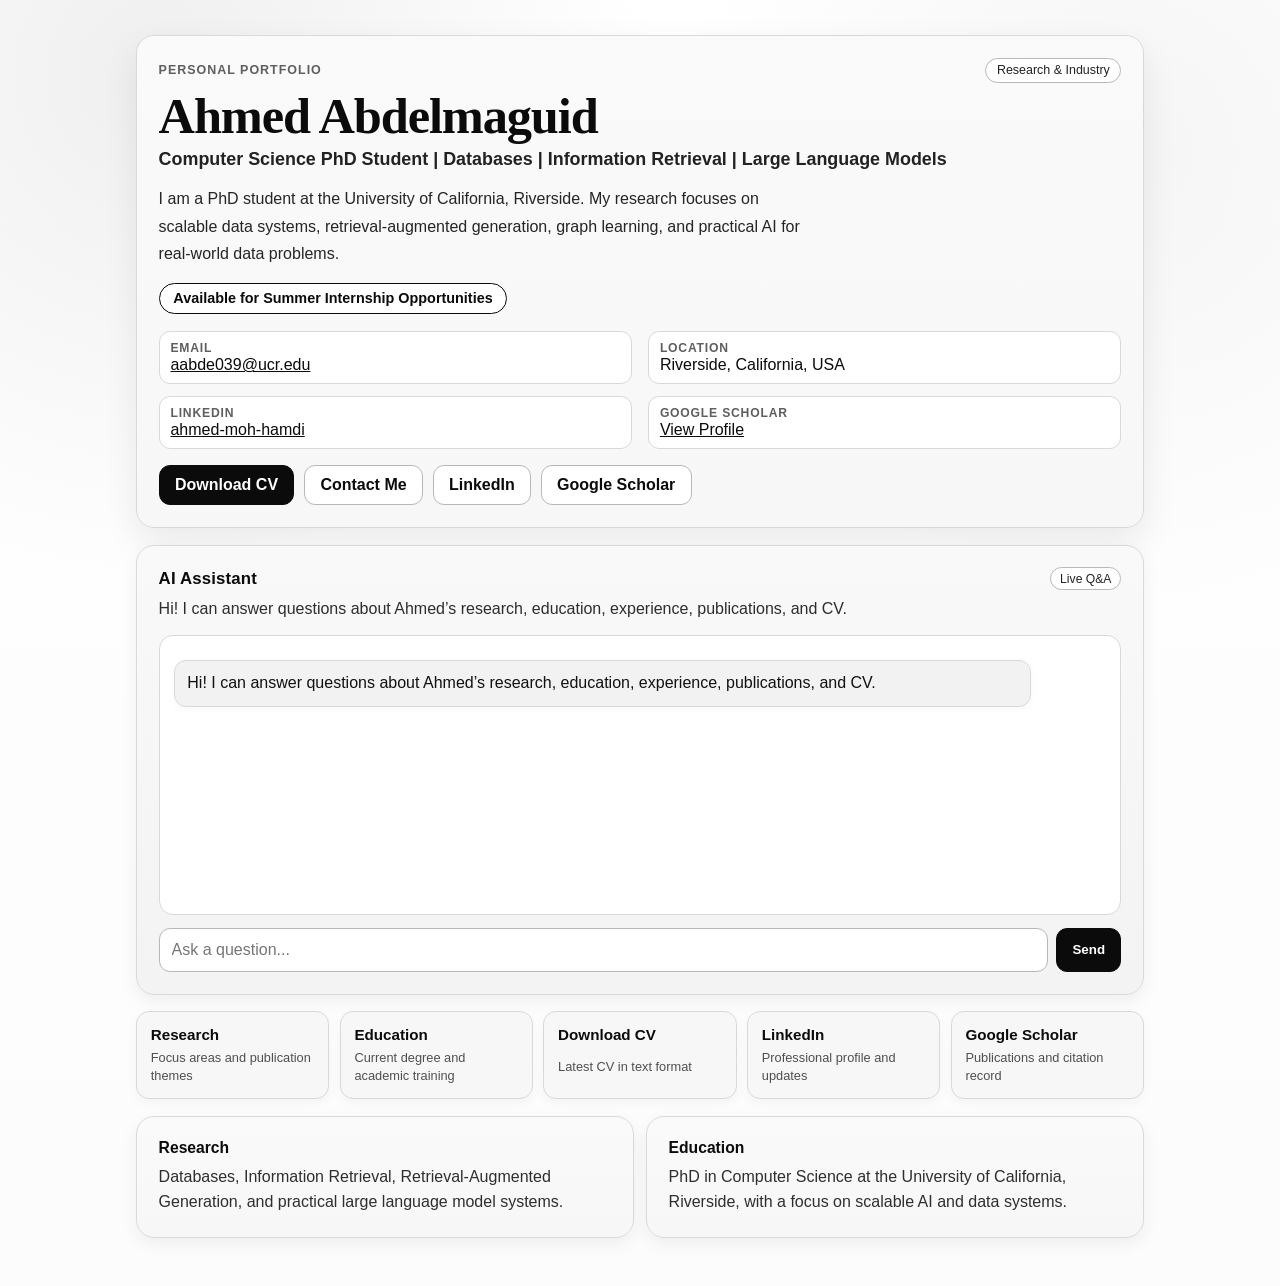
<file: docs/index.html>
<!doctype html>
<html lang="en">
  <head>
    <meta charset="UTF-8" />
    <meta name="viewport" content="width=device-width, initial-scale=1.0" />
    <title>Ahmed Abdelmaguid | Portfolio</title>
    <link rel="stylesheet" href="./styles.css" />
  </head>
  <body>
    <main class="page">
      <section class="hero card" id="top">
        <div class="hero-topline">
          <p class="eyebrow">Personal Portfolio</p>
          <p class="hero-tag">Research & Industry</p>
        </div>

        <h1>Ahmed Abdelmaguid</h1>
        <p class="title">Computer Science PhD Student | Databases | Information Retrieval | Large Language Models</p>

        <p class="about">
          I am a PhD student at the University of California, Riverside. My research focuses on scalable data systems,
          retrieval-augmented generation, graph learning, and practical AI for real-world data problems.
        </p>

        <p class="availability">Available for Summer Internship Opportunities</p>

        <div class="contact-grid">
          <p><span>Email</span><a href="mailto:aabde039@ucr.edu">aabde039@ucr.edu</a></p>
          <p><span>Location</span>Riverside, California, USA</p>
          <p><span>LinkedIn</span><a href="https://www.linkedin.com/in/ahmed-moh-hamdi/" target="_blank" rel="noreferrer">ahmed-moh-hamdi</a></p>
          <p><span>Google Scholar</span><a href="https://scholar.google.com/citations?user=k28tatYAAAAJ&hl=en" target="_blank" rel="noreferrer">View Profile</a></p>
        </div>

        <div class="cta-row">
          <a class="btn" href="./assets/cv_ahmed_abdelmaguid.pdf" download>Download CV</a>
          <a class="btn btn-ghost" href="mailto:aabde039@ucr.edu">Contact Me</a>
          <a class="btn btn-ghost" href="https://www.linkedin.com/in/ahmed-moh-hamdi/" target="_blank" rel="noreferrer">LinkedIn</a>
          <a class="btn btn-ghost" href="https://scholar.google.com/citations?user=k28tatYAAAAJ&hl=en" target="_blank" rel="noreferrer">Google Scholar</a>
        </div>
      </section>

      <section class="chat-section card" id="chat">
        <div class="chat-header">
          <h2>AI Assistant</h2>
          <span class="status">Live Q&A</span>
        </div>
        <p class="chat-subtitle">Hi! I can answer questions about Ahmed’s research, education, experience, publications, and CV.</p>

        <div id="chat-log" class="chat-log" aria-live="polite"></div>

        <form id="chat-form" class="chat-form">
          <input id="chat-input" type="text" placeholder="Ask a question..." required />
          <button type="submit" id="send-btn" class="btn send">Send</button>
        </form>
      </section>

      <section class="nav-cards" id="links">
        <a class="mini-card" href="#research">
          <strong>Research</strong>
          <span>Focus areas and publication themes</span>
        </a>
        <a class="mini-card" href="#education">
          <strong>Education</strong>
          <span>Current degree and academic training</span>
        </a>
        <a class="mini-card" href="./assets/cv_ahmed_abdelmaguid.pdf" download>
          <strong>Download CV</strong>
          <span>Latest CV in text format</span>
        </a>
        <a class="mini-card" href="https://www.linkedin.com/in/ahmed-moh-hamdi/" target="_blank" rel="noreferrer">
          <strong>LinkedIn</strong>
          <span>Professional profile and updates</span>
        </a>
        <a class="mini-card" href="https://scholar.google.com/citations?user=k28tatYAAAAJ&hl=en" target="_blank" rel="noreferrer">
          <strong>Google Scholar</strong>
          <span>Publications and citation record</span>
        </a>
      </section>

      <section class="info-grid" aria-label="Quick profile details">
        <article class="card info-card" id="research">
          <h3>Research</h3>
          <p>Databases, Information Retrieval, Retrieval-Augmented Generation, and practical large language model systems.</p>
        </article>
        <article class="card info-card" id="education">
          <h3>Education</h3>
          <p>PhD in Computer Science at the University of California, Riverside, with a focus on scalable AI and data systems.</p>
        </article>
      </section>
    </main>

    <script src="./config.js"></script>
    <script src="./app.js" type="module"></script>
  </body>
</html>
</file>
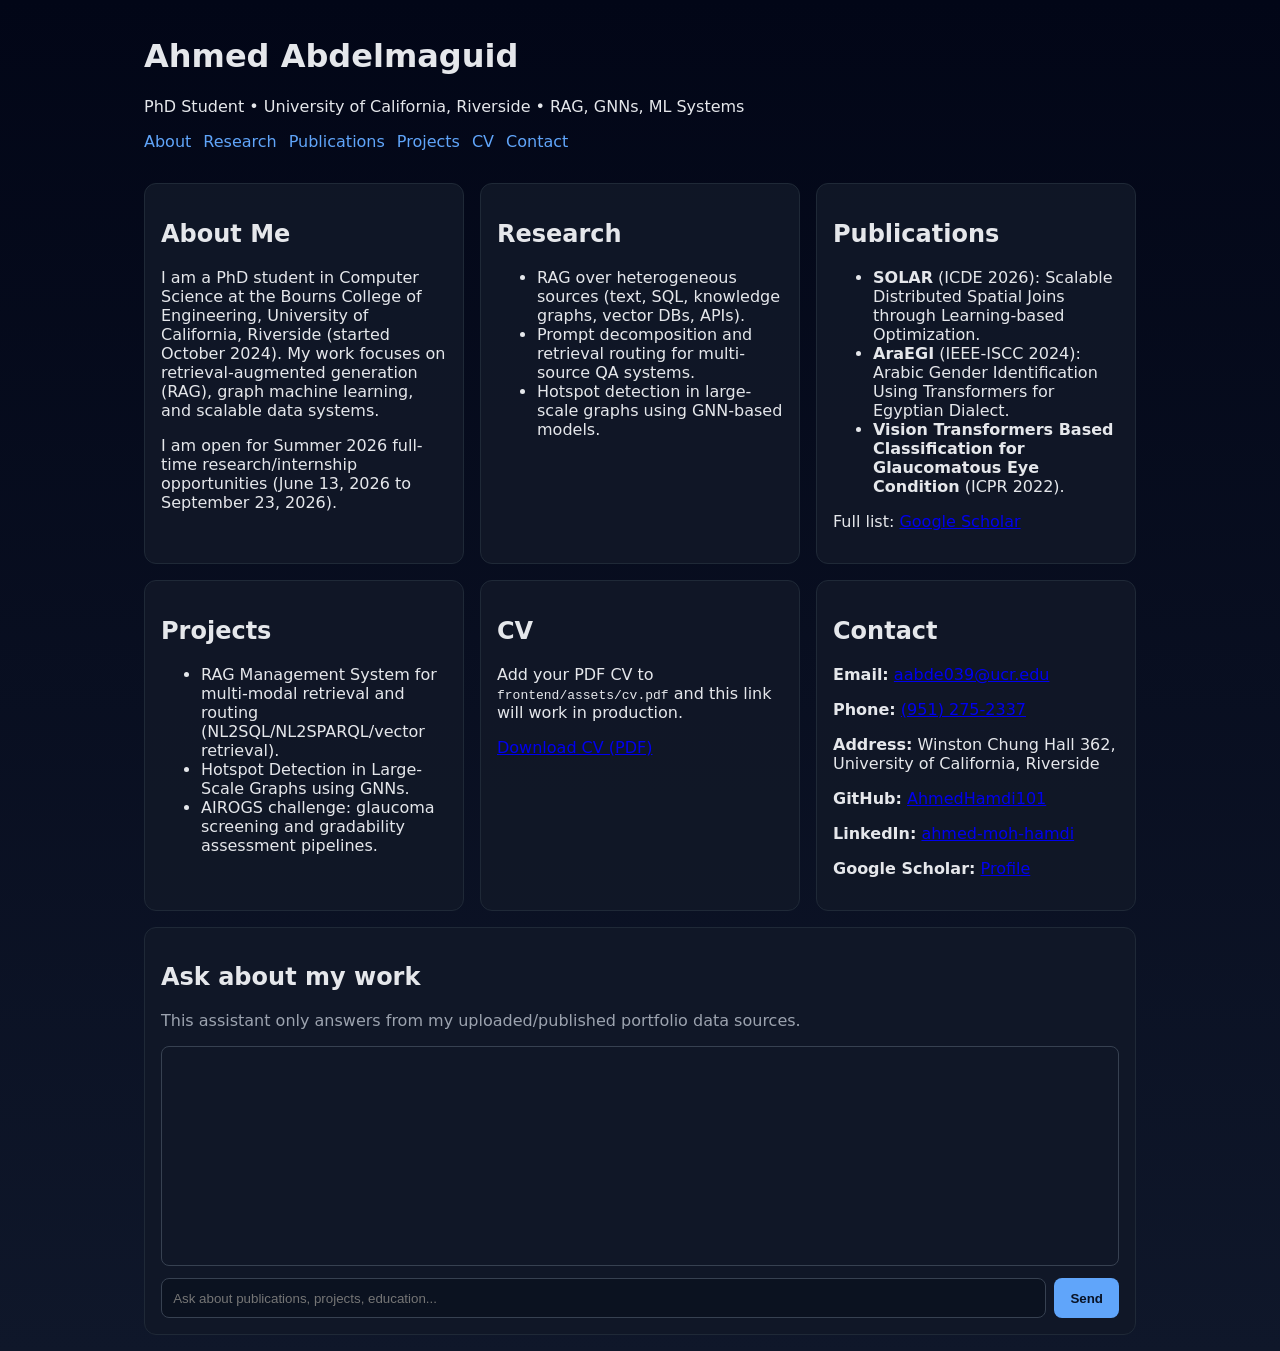
<file: frontend/index.html>
<!doctype html>
<html lang="en">
  <head>
    <meta charset="UTF-8" />
    <meta name="viewport" content="width=device-width, initial-scale=1.0" />
    <title>Ahmed Abdelmaguid — Research Portfolio</title>
    <link rel="stylesheet" href="./styles.css" />
  </head>
  <body>
    <header class="container">
      <h1>Ahmed Abdelmaguid</h1>
      <p>PhD Student • University of California, Riverside • RAG, GNNs, ML Systems</p>
      <nav>
        <a href="#about">About</a>
        <a href="#research">Research</a>
        <a href="#publications">Publications</a>
        <a href="#projects">Projects</a>
        <a href="#cv">CV</a>
        <a href="#contact">Contact</a>
      </nav>
    </header>

    <main class="container grid">
      <section id="about" class="card">
        <h2>About Me</h2>
        <p>
          I am a PhD student in Computer Science at the Bourns College of Engineering, University of California,
          Riverside (started October 2024). My work focuses on retrieval-augmented generation (RAG), graph machine
          learning, and scalable data systems.
        </p>
        <p>
          I am open for Summer 2026 full-time research/internship opportunities (June 13, 2026 to September 23, 2026).
        </p>
      </section>

      <section id="research" class="card">
        <h2>Research</h2>
        <ul>
          <li>RAG over heterogeneous sources (text, SQL, knowledge graphs, vector DBs, APIs).</li>
          <li>Prompt decomposition and retrieval routing for multi-source QA systems.</li>
          <li>Hotspot detection in large-scale graphs using GNN-based models.</li>
        </ul>
      </section>

      <section id="publications" class="card">
        <h2>Publications</h2>
        <ul>
          <li>
            <strong>SOLAR</strong> (ICDE 2026): Scalable Distributed Spatial Joins through Learning-based Optimization.
          </li>
          <li>
            <strong>AraEGI</strong> (IEEE-ISCC 2024): Arabic Gender Identification Using Transformers for Egyptian Dialect.
          </li>
          <li>
            <strong>Vision Transformers Based Classification for Glaucomatous Eye Condition</strong> (ICPR 2022).
          </li>
        </ul>
        <p>
          Full list: <a href="https://scholar.google.com/citations?user=k28tatYAAAAJ&hl=en" target="_blank" rel="noreferrer">Google Scholar</a>
        </p>
      </section>

      <section id="projects" class="card">
        <h2>Projects</h2>
        <ul>
          <li>RAG Management System for multi-modal retrieval and routing (NL2SQL/NL2SPARQL/vector retrieval).</li>
          <li>Hotspot Detection in Large-Scale Graphs using GNNs.</li>
          <li>AIROGS challenge: glaucoma screening and gradability assessment pipelines.</li>
        </ul>
      </section>

      <section id="cv" class="card">
        <h2>CV</h2>
        <p>
          Add your PDF CV to <code>frontend/assets/cv.pdf</code> and this link will work in production.
        </p>
        <p><a href="./assets/cv.pdf" target="_blank" rel="noreferrer">Download CV (PDF)</a></p>
      </section>

      <section id="contact" class="card">
        <h2>Contact</h2>
        <p><strong>Email:</strong> <a href="mailto:aabde039@ucr.edu">aabde039@ucr.edu</a></p>
        <p><strong>Phone:</strong> <a href="tel:+19512752337">(951) 275-2337</a></p>
        <p><strong>Address:</strong> Winston Chung Hall 362, University of California, Riverside</p>
        <p><strong>GitHub:</strong> <a href="https://github.com/AhmedHamdi101" target="_blank" rel="noreferrer">AhmedHamdi101</a></p>
        <p><strong>LinkedIn:</strong> <a href="https://www.linkedin.com/in/ahmed-moh-hamdi/" target="_blank" rel="noreferrer">ahmed-moh-hamdi</a></p>
        <p><strong>Google Scholar:</strong> <a href="https://scholar.google.com/citations?user=k28tatYAAAAJ&hl=en" target="_blank" rel="noreferrer">Profile</a></p>
      </section>

      <section class="card chat-card">
        <h2>Ask about my work</h2>
        <p class="hint">This assistant only answers from my uploaded/published portfolio data sources.</p>

        <div id="chat-log" class="chat-log"></div>

        <form id="chat-form">
          <input id="chat-input" type="text" placeholder="Ask about publications, projects, education..." required />
          <button type="submit">Send</button>
        </form>
      </section>
    </main>

    <script>
      window.CHAT_API_URL = "https://your-worker-subdomain.workers.dev/api/chat";
    </script>
    <script src="./app.js" type="module"></script>
  </body>
</html>
</file>
<file: docs/styles.css>
:root {
  --bg: #ffffff;
  --ink: #0b0b0b;
  --ink-soft: #222222;
  --muted: #5e5e5e;
  --surface: #fafafa;
  --surface-alt: #f2f2f2;
  --line: #d9d9d9;
  --line-dark: #b8b8b8;
  --shadow-soft: 0 6px 18px rgba(0, 0, 0, 0.06);
  --shadow-panel: 0 14px 34px rgba(0, 0, 0, 0.08);
}

* {
  box-sizing: border-box;
}

html,
body {
  margin: 0;
  padding: 0;
}

body {
  font-family: "IBM Plex Sans", "Segoe UI", Tahoma, Geneva, Verdana, sans-serif;
  color: var(--ink);
  background:
    radial-gradient(circle at 12% 6%, #efefef 0%, rgba(239, 239, 239, 0) 30%),
    radial-gradient(circle at 88% 12%, #f5f5f5 0%, rgba(245, 245, 245, 0) 28%),
    linear-gradient(180deg, #ffffff 0%, #fcfcfc 100%);
}

a {
  color: inherit;
}

.page {
  max-width: 1040px;
  margin: 0 auto;
  padding: 2.2rem 1rem 3rem;
  display: grid;
  gap: 1.05rem;
}

.card {
  background: linear-gradient(180deg, var(--surface) 0%, #f7f7f7 100%);
  border: 1px solid var(--line);
  border-radius: 18px;
  box-shadow: var(--shadow-soft);
  padding: 1.35rem;
}

.hero {
  box-shadow: var(--shadow-panel);
}

.hero-topline {
  display: flex;
  justify-content: space-between;
  align-items: center;
  gap: 1rem;
}

.eyebrow {
  margin: 0;
  color: var(--muted);
  text-transform: uppercase;
  font-size: 0.78rem;
  letter-spacing: 0.08em;
  font-weight: 700;
}

.hero-tag {
  margin: 0;
  color: var(--ink-soft);
  font-size: 0.78rem;
  border: 1px solid var(--line-dark);
  border-radius: 999px;
  padding: 0.28rem 0.66rem;
  background: #ffffff;
}

h1 {
  margin: 0.45rem 0 0.4rem;
  font-family: "IBM Plex Serif", Georgia, "Times New Roman", serif;
  font-size: clamp(2rem, 4.6vw, 3.15rem);
  line-height: 1.05;
  letter-spacing: -0.022em;
}

.title {
  margin: 0;
  color: var(--ink-soft);
  font-size: clamp(0.95rem, 2.1vw, 1.12rem);
  font-weight: 600;
}

.about {
  margin: 0.95rem 0 0;
  max-width: 74ch;
  color: #252525;
  line-height: 1.7;
}

.availability {
  margin: 1rem 0 0;
  display: inline-flex;
  border: 1px solid var(--ink);
  border-radius: 999px;
  padding: 0.4rem 0.86rem;
  font-weight: 700;
  font-size: 0.9rem;
  background: #ffffff;
}

.contact-grid {
  margin-top: 1.05rem;
  display: grid;
  grid-template-columns: repeat(2, minmax(0, 1fr));
  gap: 0.7rem 1rem;
}

.contact-grid p {
  margin: 0;
  display: grid;
  gap: 0.12rem;
  border: 1px solid var(--line);
  border-radius: 11px;
  background: #ffffff;
  padding: 0.56rem 0.68rem;
}

.contact-grid span {
  font-size: 0.76rem;
  text-transform: uppercase;
  letter-spacing: 0.065em;
  color: var(--muted);
  font-weight: 700;
}

.cta-row {
  margin-top: 1rem;
  display: flex;
  flex-wrap: wrap;
  gap: 0.6rem;
}

.btn {
  border: 1px solid var(--ink);
  background: var(--ink);
  color: #ffffff;
  text-decoration: none;
  border-radius: 11px;
  padding: 0.62rem 0.96rem;
  font-weight: 700;
  transition: background-color 160ms ease, color 160ms ease, border-color 160ms ease, transform 160ms ease;
  cursor: pointer;
}

.btn:hover {
  background: #2b2b2b;
  transform: translateY(-1px);
}

.btn:disabled {
  opacity: 0.65;
  cursor: not-allowed;
  transform: none;
}

.btn-ghost {
  background: #ffffff;
  color: var(--ink);
  border-color: var(--line-dark);
}

.btn-ghost:hover {
  background: #efefef;
}

.chat-section {
  background: linear-gradient(180deg, #f9f9f9 0%, #f3f3f3 100%);
}

.chat-header {
  display: flex;
  justify-content: space-between;
  gap: 0.95rem;
  align-items: center;
}

.chat-header h2 {
  margin: 0;
  font-size: 1.05rem;
  letter-spacing: 0.01em;
}

.status {
  font-size: 0.76rem;
  border: 1px solid var(--line-dark);
  border-radius: 999px;
  padding: 0.22rem 0.56rem;
  color: var(--ink-soft);
  background: #ffffff;
}

.chat-subtitle {
  margin: 0.44rem 0 0.85rem;
  color: #2d2d2d;
  line-height: 1.5;
}

.chat-log {
  min-height: 280px;
  max-height: 450px;
  overflow-y: auto;
  background: #ffffff;
  border: 1px solid var(--line);
  border-radius: 14px;
  padding: 0.92rem;
}

.msg {
  margin: 0.58rem 0;
  padding: 0.65rem 0.75rem;
  border-radius: 12px;
  border: 1px solid var(--line);
  max-width: 92%;
  line-height: 1.55;
  box-shadow: 0 2px 8px rgba(0, 0, 0, 0.03);
}

.msg.user {
  background: #111111;
  color: #ffffff;
  border-color: #111111;
  margin-left: auto;
}

.msg.bot {
  background: var(--surface-alt);
  color: #111111;
}

.meta {
  margin-top: 0.35rem;
  font-size: 0.76rem;
  color: #575757;
}

.typing {
  display: inline-flex;
  gap: 0.22rem;
  align-items: center;
}

.typing span {
  width: 6px;
  height: 6px;
  border-radius: 999px;
  background: #7a7a7a;
  display: inline-block;
  animation: pulse 0.9s infinite ease-in-out;
}

.typing span:nth-child(2) {
  animation-delay: 0.12s;
}

.typing span:nth-child(3) {
  animation-delay: 0.24s;
}

@keyframes pulse {
  0%,
  80%,
  100% {
    opacity: 0.32;
    transform: translateY(0);
  }
  40% {
    opacity: 1;
    transform: translateY(-2px);
  }
}

.chat-form {
  margin-top: 0.82rem;
  display: grid;
  grid-template-columns: 1fr auto;
  gap: 0.5rem;
}

#chat-input {
  border: 1px solid var(--line-dark);
  border-radius: 11px;
  padding: 0.75rem;
  background: #ffffff;
  color: #111111;
  font: inherit;
}

#chat-input:focus,
.btn:focus,
.mini-card:focus {
  outline: 2px solid #111111;
  outline-offset: 2px;
}

.nav-cards {
  display: grid;
  grid-template-columns: repeat(5, minmax(0, 1fr));
  gap: 0.65rem;
}

.mini-card {
  text-decoration: none;
  background: #f7f7f7;
  border: 1px solid var(--line);
  border-radius: 13px;
  padding: 0.86rem;
  display: grid;
  gap: 0.35rem;
  box-shadow: 0 4px 12px rgba(0, 0, 0, 0.04);
  transition: transform 150ms ease, background-color 150ms ease;
}

.mini-card strong {
  font-size: 0.95rem;
}

.mini-card span {
  color: #4f4f4f;
  font-size: 0.8rem;
  line-height: 1.4;
}

.mini-card:hover {
  background: #efefef;
  transform: translateY(-2px);
}

.info-grid {
  display: grid;
  grid-template-columns: repeat(2, minmax(0, 1fr));
  gap: 0.75rem;
}

.info-card h3 {
  margin: 0;
  font-size: 0.98rem;
}

.info-card p {
  margin: 0.55rem 0 0;
  color: #2e2e2e;
  line-height: 1.55;
}

@media (max-width: 920px) {
  .nav-cards {
    grid-template-columns: repeat(2, minmax(0, 1fr));
  }

  .contact-grid {
    grid-template-columns: 1fr;
  }

  .info-grid {
    grid-template-columns: 1fr;
  }
}

@media (max-width: 580px) {
  .page {
    padding-top: 1.2rem;
  }

  .chat-form {
    grid-template-columns: 1fr;
  }

  .hero-topline {
    flex-direction: column;
    align-items: flex-start;
  }

  .nav-cards {
    grid-template-columns: 1fr;
  }
}
</file>
<file: frontend/styles.css>
:root {
  --bg: #0f172a;
  --surface: #111827;
  --text: #e5e7eb;
  --muted: #9ca3af;
  --accent: #60a5fa;
}

* { box-sizing: border-box; }
body {
  margin: 0;
  font-family: Inter, system-ui, -apple-system, Segoe UI, Roboto, sans-serif;
  background: linear-gradient(180deg, #020617, var(--bg));
  color: var(--text);
}

.container {
  max-width: 1024px;
  margin: 0 auto;
  padding: 1rem;
}

header nav {
  display: flex;
  flex-wrap: wrap;
  gap: 0.75rem;
}

header nav a {
  color: var(--accent);
  text-decoration: none;
}

.grid {
  display: grid;
  grid-template-columns: repeat(auto-fit, minmax(260px, 1fr));
  gap: 1rem;
}

.card {
  background: rgba(17, 24, 39, 0.9);
  border: 1px solid #1f2937;
  border-radius: 12px;
  padding: 1rem;
}

.chat-card {
  grid-column: 1 / -1;
}

.chat-log {
  min-height: 220px;
  max-height: 360px;
  overflow: auto;
  border: 1px solid #374151;
  border-radius: 8px;
  padding: 0.75rem;
  margin-bottom: 0.75rem;
}

.msg {
  margin: 0.5rem 0;
  padding: 0.6rem;
  border-radius: 8px;
}

.msg.user {
  background: #1d4ed8;
}

.msg.bot {
  background: #1f2937;
}

.msg .meta {
  display: block;
  color: var(--muted);
  font-size: 0.8rem;
  margin-top: 0.25rem;
}

form {
  display: flex;
  gap: 0.5rem;
}

input {
  flex: 1;
  padding: 0.7rem;
  border-radius: 8px;
  border: 1px solid #374151;
  background: #0b1220;
  color: var(--text);
}

button {
  padding: 0.7rem 1rem;
  border: none;
  border-radius: 8px;
  background: var(--accent);
  color: #081225;
  font-weight: 600;
  cursor: pointer;
}

.hint {
  color: var(--muted);
}
</file>
